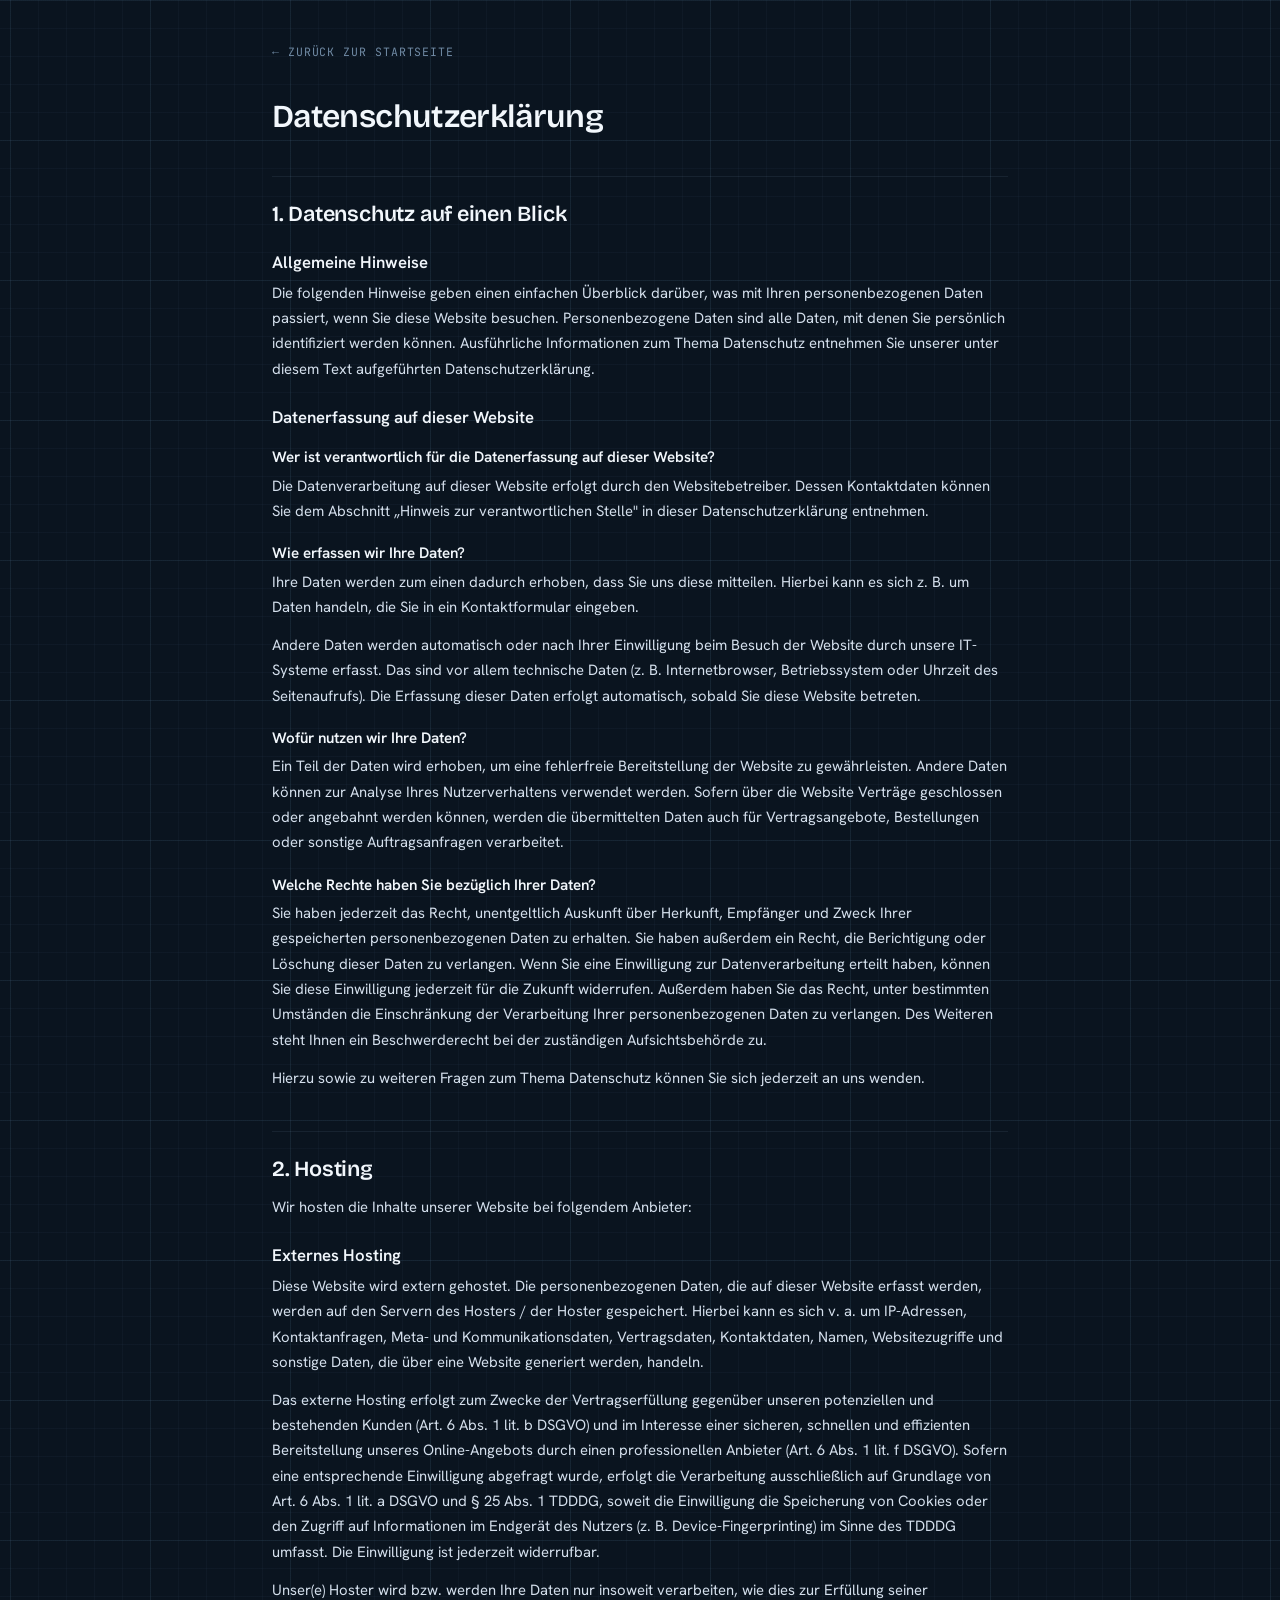
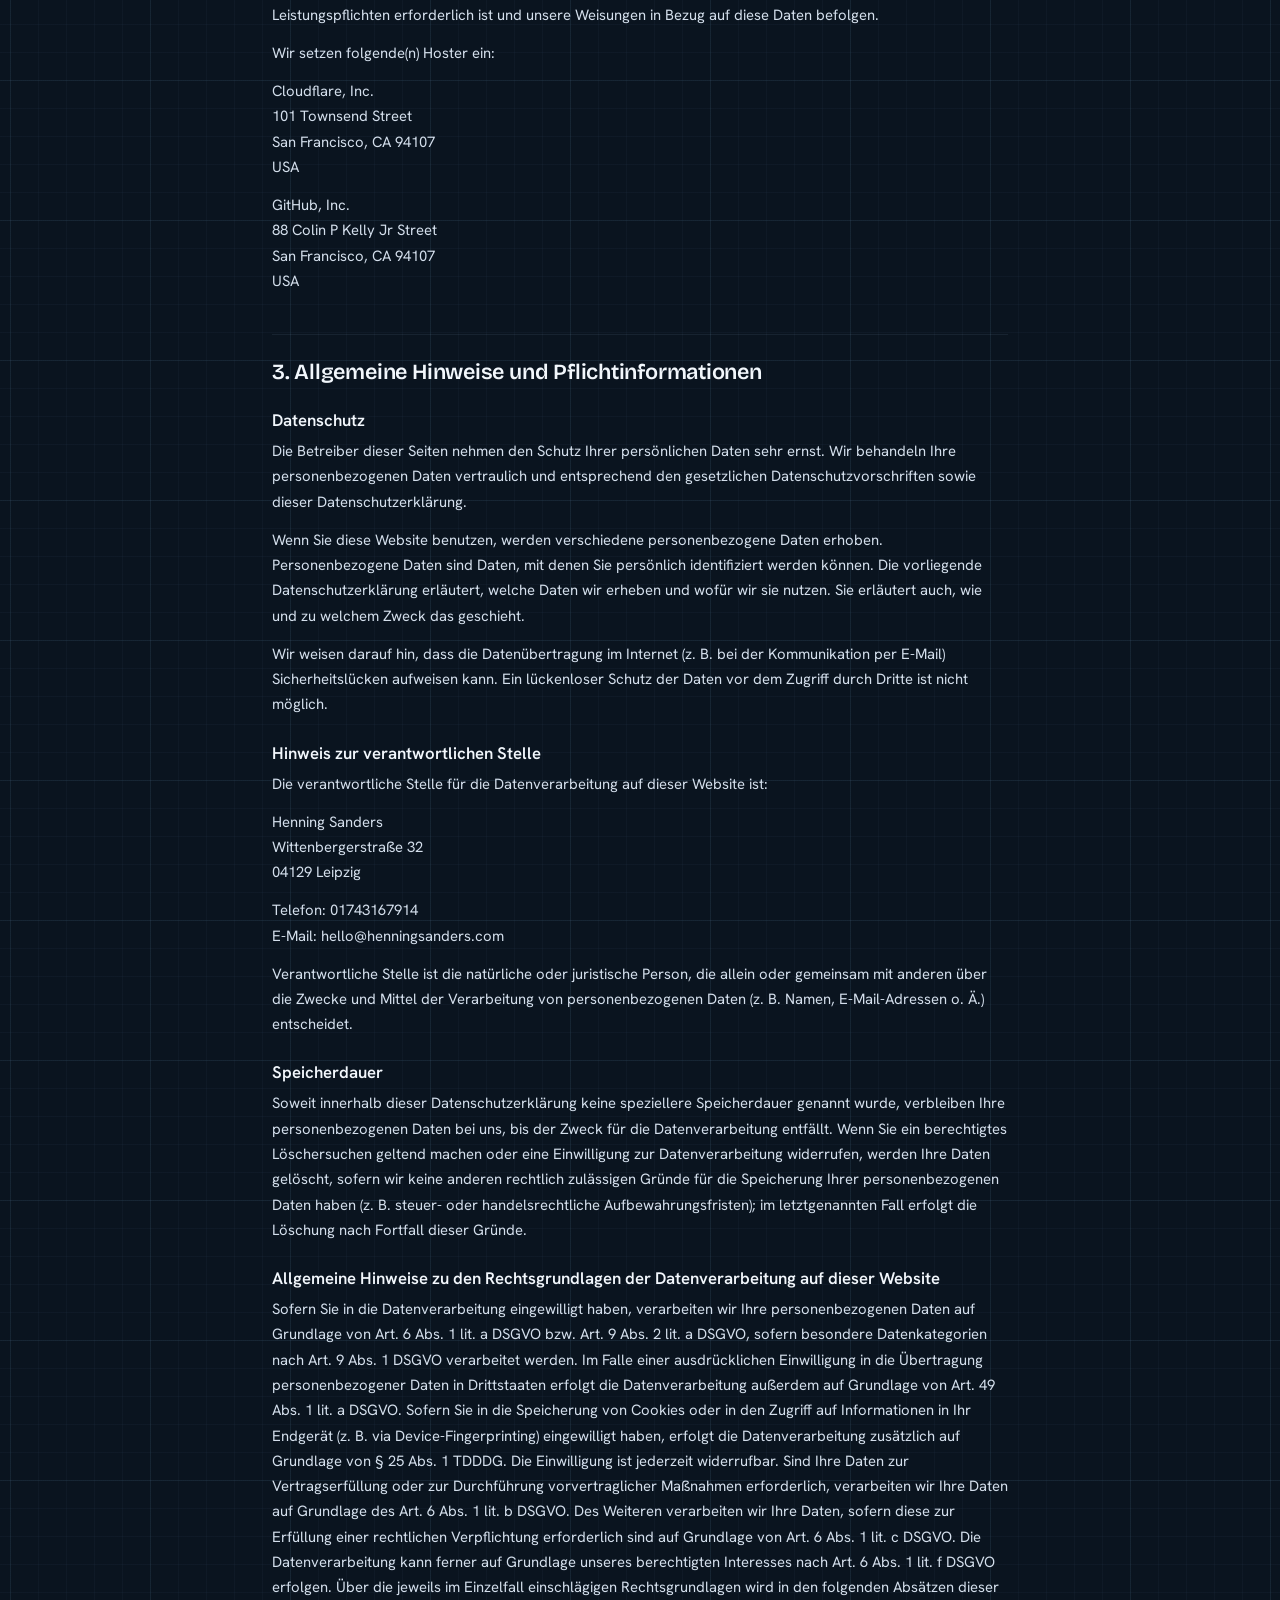
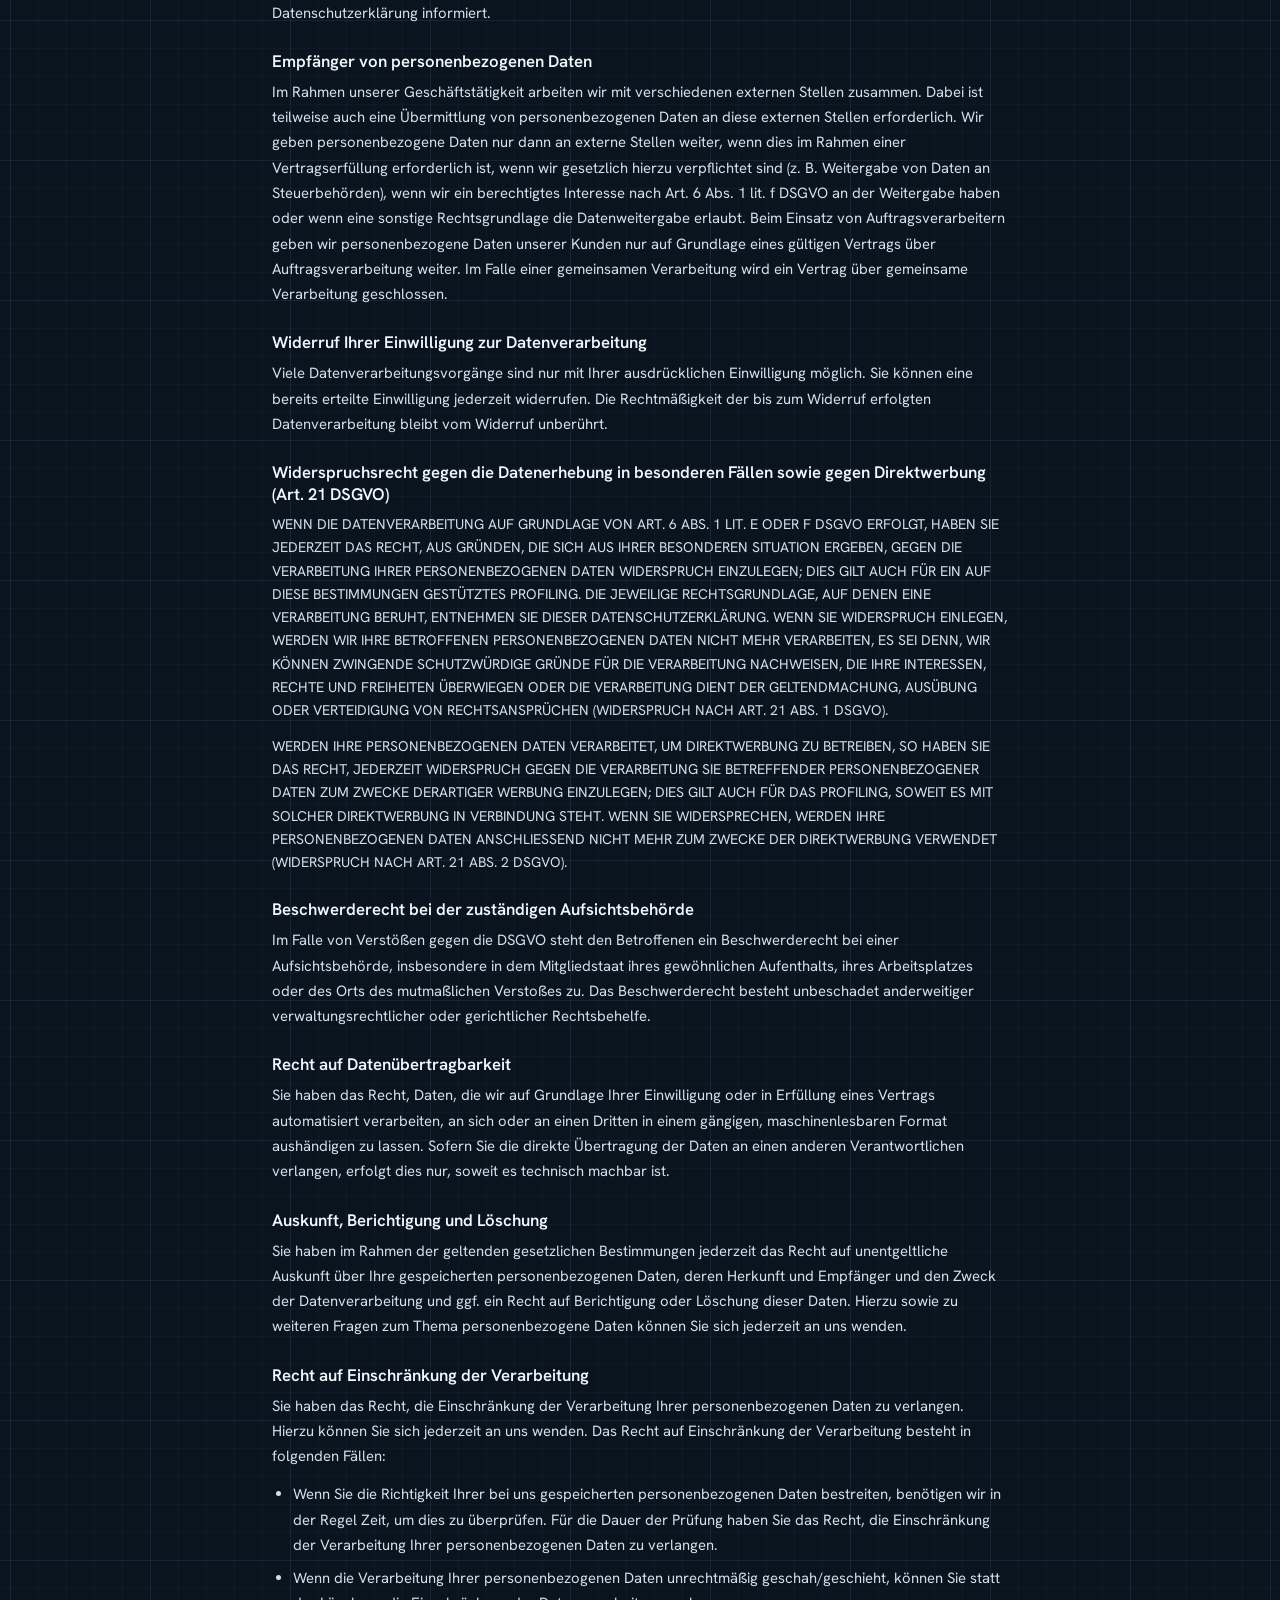
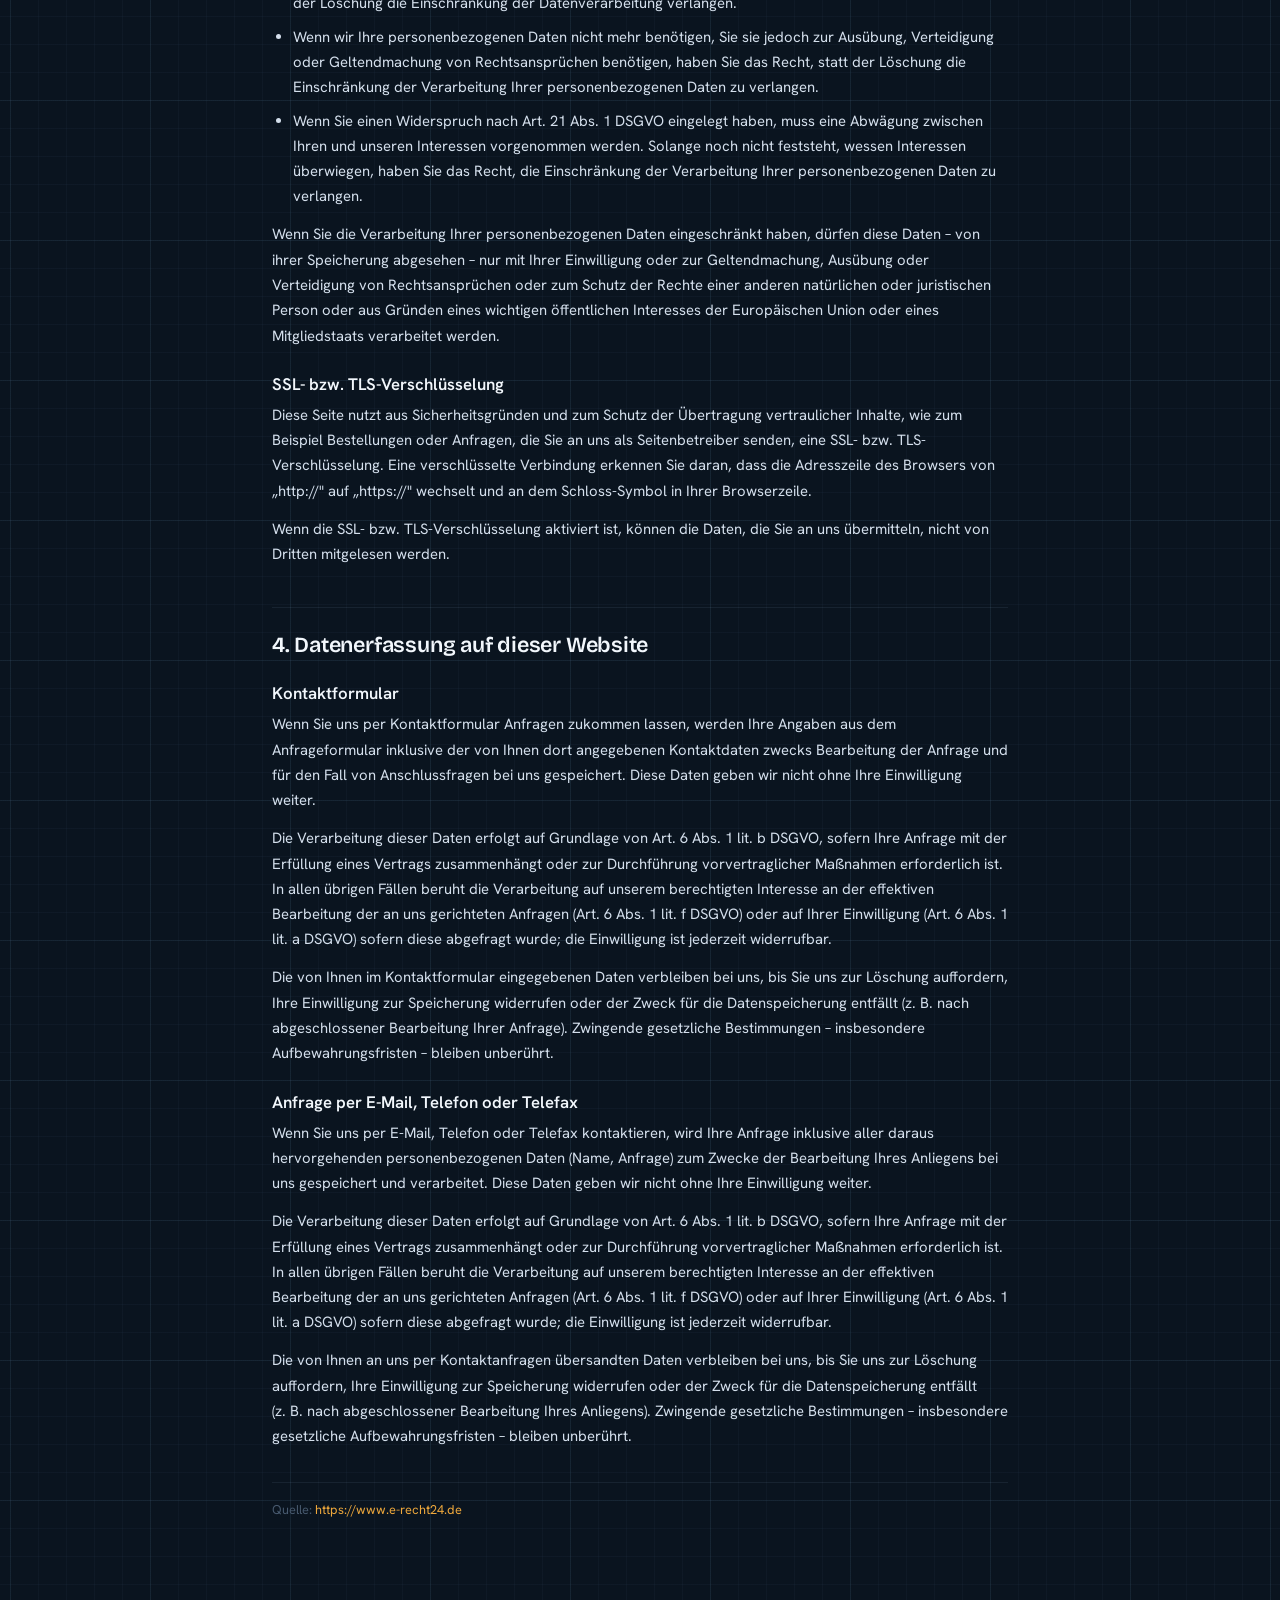
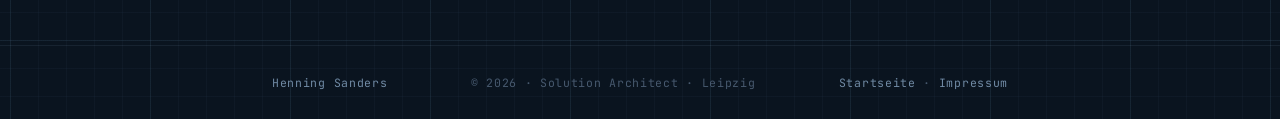
<file: datenschutz.html>
<!DOCTYPE html>
<html lang="de">
<head>
<meta charset="utf-8">
<meta name="viewport" content="width=device-width, initial-scale=1">
<title>Datenschutzerklärung — Henning Sanders</title>
<meta name="robots" content="noindex">
<style>
@font-face{font-family:'Bricolage Grotesque';font-style:normal;font-weight:600;font-display:swap;src:url(fonts/bricolage-grotesque-600.woff2) format('woff2')}
@font-face{font-family:'Hanken Grotesk';font-style:normal;font-weight:400;font-display:swap;src:url(fonts/hanken-grotesk-400.woff2) format('woff2')}
@font-face{font-family:'Hanken Grotesk';font-style:normal;font-weight:600;font-display:swap;src:url(fonts/hanken-grotesk-600.woff2) format('woff2')}
@font-face{font-family:'JetBrains Mono';font-style:normal;font-weight:400;font-display:swap;src:url(fonts/jetbrains-mono-400.woff2) format('woff2')}
</style>
<style>
:root{
  --bg:#0a141f;--bg-2:#0c1825;--panel:#0f1e2e;
  --line:rgba(150,188,220,.17);--line-soft:rgba(150,188,220,.09);
  --grid-fine:rgba(126,170,212,.04);--grid-major:rgba(126,170,212,.075);
  --ink:#d4dfec;--ink-bright:#f2f7fc;--ink-mute:#708aa4;--ink-faint:#47596e;
  --accent:#eea83c;
  --sans:'Hanken Grotesk',-apple-system,sans-serif;
  --display:'Bricolage Grotesque',sans-serif;
  --mono:'JetBrains Mono',ui-monospace,monospace;
  --maxw:800px;
}
*{margin:0;padding:0;box-sizing:border-box}
html{scroll-behavior:smooth}
body{
  font-family:var(--sans);color:var(--ink);background-color:var(--bg);
  background-image:
    linear-gradient(var(--grid-fine) 1px,transparent 1px),
    linear-gradient(90deg,var(--grid-fine) 1px,transparent 1px),
    linear-gradient(var(--grid-major) 1px,transparent 1px),
    linear-gradient(90deg,var(--grid-major) 1px,transparent 1px);
  background-size:28px 28px,28px 28px,140px 140px,140px 140px;
  background-position:center top;
  -webkit-font-smoothing:antialiased;
}
a{color:var(--accent);text-decoration:none}
a:hover{text-decoration:underline}
.wrap{max-width:var(--maxw);margin:0 auto;padding:2.5rem 2rem 4rem}
.back{
  display:inline-flex;align-items:center;gap:.4rem;
  font-family:var(--mono);font-size:.72rem;letter-spacing:.08em;text-transform:uppercase;
  color:var(--ink-mute);margin-bottom:2.5rem;
}
.back:hover{color:var(--accent);text-decoration:none}
h1{
  font-family:var(--display);font-size:2rem;font-weight:600;
  color:var(--ink-bright);letter-spacing:-.02em;margin-bottom:2rem;line-height:1.15;
}
h2{
  font-family:var(--display);font-size:1.35rem;font-weight:600;
  color:var(--ink-bright);letter-spacing:-.01em;
  margin-top:2.5rem;margin-bottom:.8rem;padding-top:1.5rem;
  border-top:1px solid var(--line-soft);
}
h3{
  font-family:var(--sans);font-size:1.05rem;font-weight:600;
  color:var(--ink-bright);margin-top:1.5rem;margin-bottom:.5rem;
}
h4{
  font-family:var(--sans);font-size:.95rem;font-weight:600;
  color:var(--ink-bright);margin-top:1.2rem;margin-bottom:.4rem;
}
p,ul{font-size:.93rem;line-height:1.7;margin-bottom:.8rem;color:var(--ink)}
ul{padding-left:1.3rem}
li{margin-bottom:.5rem}
.address{font-style:normal;margin:.6rem 0 .8rem;line-height:1.7;font-size:.93rem}
.caps{text-transform:uppercase;font-size:.88rem;line-height:1.65}
.source{margin-top:2rem;padding-top:1rem;border-top:1px solid var(--line-soft);font-size:.8rem;color:var(--ink-faint)}
footer{border-top:1px solid var(--line-soft);margin-top:3rem}
.foot-inner{
  max-width:var(--maxw);margin:0 auto;padding:1.8rem 2rem;
  display:flex;justify-content:space-between;align-items:center;
  font-family:var(--mono);font-size:.72rem;letter-spacing:.06em;color:var(--ink-faint);
}
.foot-name{color:var(--ink-mute)}
@media(max-width:520px){
  .foot-inner{flex-direction:column;gap:.6rem;text-align:center}
  h1{font-size:1.6rem}
}
</style>
</head>
<body>
<div class="wrap">

<a href="index.html" class="back">← Zurück zur Startseite</a>

<h1>Datenschutz­erklärung</h1>

<h2>1. Datenschutz auf einen Blick</h2>

<h3>Allgemeine Hinweise</h3>
<p>Die folgenden Hinweise geben einen einfachen Überblick darüber, was mit Ihren personenbezogenen Daten passiert, wenn Sie diese Website besuchen. Personenbezogene Daten sind alle Daten, mit denen Sie persönlich identifiziert werden können. Ausführliche Informationen zum Thema Datenschutz entnehmen Sie unserer unter diesem Text aufgeführten Datenschutzerklärung.</p>

<h3>Datenerfassung auf dieser Website</h3>

<h4>Wer ist verantwortlich für die Datenerfassung auf dieser Website?</h4>
<p>Die Datenverarbeitung auf dieser Website erfolgt durch den Websitebetreiber. Dessen Kontaktdaten können Sie dem Abschnitt „Hinweis zur verantwortlichen Stelle" in dieser Datenschutzerklärung entnehmen.</p>

<h4>Wie erfassen wir Ihre Daten?</h4>
<p>Ihre Daten werden zum einen dadurch erhoben, dass Sie uns diese mitteilen. Hierbei kann es sich z.&nbsp;B. um Daten handeln, die Sie in ein Kontaktformular eingeben.</p>
<p>Andere Daten werden automatisch oder nach Ihrer Einwilligung beim Besuch der Website durch unsere IT-Systeme erfasst. Das sind vor allem technische Daten (z.&nbsp;B. Internetbrowser, Betriebssystem oder Uhrzeit des Seitenaufrufs). Die Erfassung dieser Daten erfolgt automatisch, sobald Sie diese Website betreten.</p>

<h4>Wofür nutzen wir Ihre Daten?</h4>
<p>Ein Teil der Daten wird erhoben, um eine fehlerfreie Bereitstellung der Website zu gewährleisten. Andere Daten können zur Analyse Ihres Nutzerverhaltens verwendet werden. Sofern über die Website Verträge geschlossen oder angebahnt werden können, werden die übermittelten Daten auch für Vertragsangebote, Bestellungen oder sonstige Auftragsanfragen verarbeitet.</p>

<h4>Welche Rechte haben Sie bezüglich Ihrer Daten?</h4>
<p>Sie haben jederzeit das Recht, unentgeltlich Auskunft über Herkunft, Empfänger und Zweck Ihrer gespeicherten personenbezogenen Daten zu erhalten. Sie haben außerdem ein Recht, die Berichtigung oder Löschung dieser Daten zu verlangen. Wenn Sie eine Einwilligung zur Datenverarbeitung erteilt haben, können Sie diese Einwilligung jederzeit für die Zukunft widerrufen. Außerdem haben Sie das Recht, unter bestimmten Umständen die Einschränkung der Verarbeitung Ihrer personenbezogenen Daten zu verlangen. Des Weiteren steht Ihnen ein Beschwerderecht bei der zuständigen Aufsichtsbehörde zu.</p>
<p>Hierzu sowie zu weiteren Fragen zum Thema Datenschutz können Sie sich jederzeit an uns wenden.</p>

<h2>2. Hosting</h2>
<p>Wir hosten die Inhalte unserer Website bei folgendem Anbieter:</p>

<h3>Externes Hosting</h3>
<p>Diese Website wird extern gehostet. Die personenbezogenen Daten, die auf dieser Website erfasst werden, werden auf den Servern des Hosters / der Hoster gespeichert. Hierbei kann es sich v.&nbsp;a. um IP-Adressen, Kontaktanfragen, Meta- und Kommunikationsdaten, Vertragsdaten, Kontaktdaten, Namen, Websitezugriffe und sonstige Daten, die über eine Website generiert werden, handeln.</p>
<p>Das externe Hosting erfolgt zum Zwecke der Vertragserfüllung gegenüber unseren potenziellen und bestehenden Kunden (Art. 6 Abs. 1 lit. b DSGVO) und im Interesse einer sicheren, schnellen und effizienten Bereitstellung unseres Online-Angebots durch einen professionellen Anbieter (Art. 6 Abs. 1 lit. f DSGVO). Sofern eine entsprechende Einwilligung abgefragt wurde, erfolgt die Verarbeitung ausschließlich auf Grundlage von Art. 6 Abs. 1 lit. a DSGVO und § 25 Abs. 1 TDDDG, soweit die Einwilligung die Speicherung von Cookies oder den Zugriff auf Informationen im Endgerät des Nutzers (z.&nbsp;B. Device-Fingerprinting) im Sinne des TDDDG umfasst. Die Einwilligung ist jederzeit widerrufbar.</p>
<p>Unser(e) Hoster wird bzw. werden Ihre Daten nur insoweit verarbeiten, wie dies zur Erfüllung seiner Leistungspflichten erforderlich ist und unsere Weisungen in Bezug auf diese Daten befolgen.</p>
<p>Wir setzen folgende(n) Hoster ein:</p>
<div class="address">
Cloudflare, Inc.<br>
101 Townsend Street<br>
San Francisco, CA 94107<br>
USA
</div>
<div class="address">
GitHub, Inc.<br>
88 Colin P Kelly Jr Street<br>
San Francisco, CA 94107<br>
USA
</div>

<h2>3. Allgemeine Hinweise und Pflichtinformationen</h2>

<h3>Datenschutz</h3>
<p>Die Betreiber dieser Seiten nehmen den Schutz Ihrer persönlichen Daten sehr ernst. Wir behandeln Ihre personenbezogenen Daten vertraulich und entsprechend den gesetzlichen Datenschutzvorschriften sowie dieser Datenschutzerklärung.</p>
<p>Wenn Sie diese Website benutzen, werden verschiedene personenbezogene Daten erhoben. Personenbezogene Daten sind Daten, mit denen Sie persönlich identifiziert werden können. Die vorliegende Datenschutzerklärung erläutert, welche Daten wir erheben und wofür wir sie nutzen. Sie erläutert auch, wie und zu welchem Zweck das geschieht.</p>
<p>Wir weisen darauf hin, dass die Datenübertragung im Internet (z.&nbsp;B. bei der Kommunikation per E-Mail) Sicherheitslücken aufweisen kann. Ein lückenloser Schutz der Daten vor dem Zugriff durch Dritte ist nicht möglich.</p>

<h3>Hinweis zur verantwortlichen Stelle</h3>
<p>Die verantwortliche Stelle für die Datenverarbeitung auf dieser Website ist:</p>
<div class="address">
Henning Sanders<br>
Wittenbergerstraße 32<br>
04129 Leipzig
</div>
<div class="address">
Telefon: 01743167914<br>
E-Mail: hello@henningsanders.com
</div>
<p>Verantwortliche Stelle ist die natürliche oder juristische Person, die allein oder gemeinsam mit anderen über die Zwecke und Mittel der Verarbeitung von personenbezogenen Daten (z.&nbsp;B. Namen, E-Mail-Adressen o.&nbsp;Ä.) entscheidet.</p>

<h3>Speicherdauer</h3>
<p>Soweit innerhalb dieser Datenschutzerklärung keine speziellere Speicherdauer genannt wurde, verbleiben Ihre personenbezogenen Daten bei uns, bis der Zweck für die Datenverarbeitung entfällt. Wenn Sie ein berechtigtes Löschersuchen geltend machen oder eine Einwilligung zur Datenverarbeitung widerrufen, werden Ihre Daten gelöscht, sofern wir keine anderen rechtlich zulässigen Gründe für die Speicherung Ihrer personenbezogenen Daten haben (z.&nbsp;B. steuer- oder handelsrechtliche Aufbewahrungsfristen); im letztgenannten Fall erfolgt die Löschung nach Fortfall dieser Gründe.</p>

<h3>Allgemeine Hinweise zu den Rechtsgrundlagen der Datenverarbeitung auf dieser Website</h3>
<p>Sofern Sie in die Datenverarbeitung eingewilligt haben, verarbeiten wir Ihre personenbezogenen Daten auf Grundlage von Art. 6 Abs. 1 lit. a DSGVO bzw. Art. 9 Abs. 2 lit. a DSGVO, sofern besondere Datenkategorien nach Art. 9 Abs. 1 DSGVO verarbeitet werden. Im Falle einer ausdrücklichen Einwilligung in die Übertragung personenbezogener Daten in Drittstaaten erfolgt die Datenverarbeitung außerdem auf Grundlage von Art. 49 Abs. 1 lit. a DSGVO. Sofern Sie in die Speicherung von Cookies oder in den Zugriff auf Informationen in Ihr Endgerät (z.&nbsp;B. via Device-Fingerprinting) eingewilligt haben, erfolgt die Datenverarbeitung zusätzlich auf Grundlage von § 25 Abs. 1 TDDDG. Die Einwilligung ist jederzeit widerrufbar. Sind Ihre Daten zur Vertragserfüllung oder zur Durchführung vorvertraglicher Maßnahmen erforderlich, verarbeiten wir Ihre Daten auf Grundlage des Art. 6 Abs. 1 lit. b DSGVO. Des Weiteren verarbeiten wir Ihre Daten, sofern diese zur Erfüllung einer rechtlichen Verpflichtung erforderlich sind auf Grundlage von Art. 6 Abs. 1 lit. c DSGVO. Die Datenverarbeitung kann ferner auf Grundlage unseres berechtigten Interesses nach Art. 6 Abs. 1 lit. f DSGVO erfolgen. Über die jeweils im Einzelfall einschlägigen Rechtsgrundlagen wird in den folgenden Absätzen dieser Datenschutzerklärung informiert.</p>

<h3>Empfänger von personenbezogenen Daten</h3>
<p>Im Rahmen unserer Geschäftstätigkeit arbeiten wir mit verschiedenen externen Stellen zusammen. Dabei ist teilweise auch eine Übermittlung von personenbezogenen Daten an diese externen Stellen erforderlich. Wir geben personenbezogene Daten nur dann an externe Stellen weiter, wenn dies im Rahmen einer Vertragserfüllung erforderlich ist, wenn wir gesetzlich hierzu verpflichtet sind (z.&nbsp;B. Weitergabe von Daten an Steuerbehörden), wenn wir ein berechtigtes Interesse nach Art. 6 Abs. 1 lit. f DSGVO an der Weitergabe haben oder wenn eine sonstige Rechtsgrundlage die Datenweitergabe erlaubt. Beim Einsatz von Auftragsverarbeitern geben wir personenbezogene Daten unserer Kunden nur auf Grundlage eines gültigen Vertrags über Auftragsverarbeitung weiter. Im Falle einer gemeinsamen Verarbeitung wird ein Vertrag über gemeinsame Verarbeitung geschlossen.</p>

<h3>Widerruf Ihrer Einwilligung zur Datenverarbeitung</h3>
<p>Viele Datenverarbeitungsvorgänge sind nur mit Ihrer ausdrücklichen Einwilligung möglich. Sie können eine bereits erteilte Einwilligung jederzeit widerrufen. Die Rechtmäßigkeit der bis zum Widerruf erfolgten Datenverarbeitung bleibt vom Widerruf unberührt.</p>

<h3>Widerspruchsrecht gegen die Datenerhebung in besonderen Fällen sowie gegen Direktwerbung (Art. 21 DSGVO)</h3>
<p class="caps">Wenn die Datenverarbeitung auf Grundlage von Art. 6 Abs. 1 lit. e oder f DSGVO erfolgt, haben Sie jederzeit das Recht, aus Gründen, die sich aus Ihrer besonderen Situation ergeben, gegen die Verarbeitung Ihrer personenbezogenen Daten Widerspruch einzulegen; dies gilt auch für ein auf diese Bestimmungen gestütztes Profiling. Die jeweilige Rechtsgrundlage, auf denen eine Verarbeitung beruht, entnehmen Sie dieser Datenschutzerklärung. Wenn Sie Widerspruch einlegen, werden wir Ihre betroffenen personenbezogenen Daten nicht mehr verarbeiten, es sei denn, wir können zwingende schutzwürdige Gründe für die Verarbeitung nachweisen, die Ihre Interessen, Rechte und Freiheiten überwiegen oder die Verarbeitung dient der Geltendmachung, Ausübung oder Verteidigung von Rechtsansprüchen (Widerspruch nach Art. 21 Abs. 1 DSGVO).</p>
<p class="caps">Werden Ihre personenbezogenen Daten verarbeitet, um Direktwerbung zu betreiben, so haben Sie das Recht, jederzeit Widerspruch gegen die Verarbeitung Sie betreffender personenbezogener Daten zum Zwecke derartiger Werbung einzulegen; dies gilt auch für das Profiling, soweit es mit solcher Direktwerbung in Verbindung steht. Wenn Sie widersprechen, werden Ihre personenbezogenen Daten anschließend nicht mehr zum Zwecke der Direktwerbung verwendet (Widerspruch nach Art. 21 Abs. 2 DSGVO).</p>

<h3>Beschwerderecht bei der zuständigen Aufsichtsbehörde</h3>
<p>Im Falle von Verstößen gegen die DSGVO steht den Betroffenen ein Beschwerderecht bei einer Aufsichtsbehörde, insbesondere in dem Mitgliedstaat ihres gewöhnlichen Aufenthalts, ihres Arbeitsplatzes oder des Orts des mutmaßlichen Verstoßes zu. Das Beschwerderecht besteht unbeschadet anderweitiger verwaltungsrechtlicher oder gerichtlicher Rechtsbehelfe.</p>

<h3>Recht auf Datenübertragbarkeit</h3>
<p>Sie haben das Recht, Daten, die wir auf Grundlage Ihrer Einwilligung oder in Erfüllung eines Vertrags automatisiert verarbeiten, an sich oder an einen Dritten in einem gängigen, maschinenlesbaren Format aushändigen zu lassen. Sofern Sie die direkte Übertragung der Daten an einen anderen Verantwortlichen verlangen, erfolgt dies nur, soweit es technisch machbar ist.</p>

<h3>Auskunft, Berichtigung und Löschung</h3>
<p>Sie haben im Rahmen der geltenden gesetzlichen Bestimmungen jederzeit das Recht auf unentgeltliche Auskunft über Ihre gespeicherten personenbezogenen Daten, deren Herkunft und Empfänger und den Zweck der Datenverarbeitung und ggf. ein Recht auf Berichtigung oder Löschung dieser Daten. Hierzu sowie zu weiteren Fragen zum Thema personenbezogene Daten können Sie sich jederzeit an uns wenden.</p>

<h3>Recht auf Einschränkung der Verarbeitung</h3>
<p>Sie haben das Recht, die Einschränkung der Verarbeitung Ihrer personenbezogenen Daten zu verlangen. Hierzu können Sie sich jederzeit an uns wenden. Das Recht auf Einschränkung der Verarbeitung besteht in folgenden Fällen:</p>
<ul>
<li>Wenn Sie die Richtigkeit Ihrer bei uns gespeicherten personenbezogenen Daten bestreiten, benötigen wir in der Regel Zeit, um dies zu überprüfen. Für die Dauer der Prüfung haben Sie das Recht, die Einschränkung der Verarbeitung Ihrer personenbezogenen Daten zu verlangen.</li>
<li>Wenn die Verarbeitung Ihrer personenbezogenen Daten unrechtmäßig geschah/geschieht, können Sie statt der Löschung die Einschränkung der Datenverarbeitung verlangen.</li>
<li>Wenn wir Ihre personenbezogenen Daten nicht mehr benötigen, Sie sie jedoch zur Ausübung, Verteidigung oder Geltendmachung von Rechtsansprüchen benötigen, haben Sie das Recht, statt der Löschung die Einschränkung der Verarbeitung Ihrer personenbezogenen Daten zu verlangen.</li>
<li>Wenn Sie einen Widerspruch nach Art. 21 Abs. 1 DSGVO eingelegt haben, muss eine Abwägung zwischen Ihren und unseren Interessen vorgenommen werden. Solange noch nicht feststeht, wessen Interessen überwiegen, haben Sie das Recht, die Einschränkung der Verarbeitung Ihrer personenbezogenen Daten zu verlangen.</li>
</ul>
<p>Wenn Sie die Verarbeitung Ihrer personenbezogenen Daten eingeschränkt haben, dürfen diese Daten – von ihrer Speicherung abgesehen – nur mit Ihrer Einwilligung oder zur Geltendmachung, Ausübung oder Verteidigung von Rechtsansprüchen oder zum Schutz der Rechte einer anderen natürlichen oder juristischen Person oder aus Gründen eines wichtigen öffentlichen Interesses der Europäischen Union oder eines Mitgliedstaats verarbeitet werden.</p>

<h3>SSL- bzw. TLS-Verschlüsselung</h3>
<p>Diese Seite nutzt aus Sicherheitsgründen und zum Schutz der Übertragung vertraulicher Inhalte, wie zum Beispiel Bestellungen oder Anfragen, die Sie an uns als Seitenbetreiber senden, eine SSL- bzw. TLS-Verschlüsselung. Eine verschlüsselte Verbindung erkennen Sie daran, dass die Adresszeile des Browsers von „http://" auf „https://" wechselt und an dem Schloss-Symbol in Ihrer Browserzeile.</p>
<p>Wenn die SSL- bzw. TLS-Verschlüsselung aktiviert ist, können die Daten, die Sie an uns übermitteln, nicht von Dritten mitgelesen werden.</p>

<h2>4. Datenerfassung auf dieser Website</h2>

<h3>Kontaktformular</h3>
<p>Wenn Sie uns per Kontaktformular Anfragen zukommen lassen, werden Ihre Angaben aus dem Anfrageformular inklusive der von Ihnen dort angegebenen Kontaktdaten zwecks Bearbeitung der Anfrage und für den Fall von Anschlussfragen bei uns gespeichert. Diese Daten geben wir nicht ohne Ihre Einwilligung weiter.</p>
<p>Die Verarbeitung dieser Daten erfolgt auf Grundlage von Art. 6 Abs. 1 lit. b DSGVO, sofern Ihre Anfrage mit der Erfüllung eines Vertrags zusammenhängt oder zur Durchführung vorvertraglicher Maßnahmen erforderlich ist. In allen übrigen Fällen beruht die Verarbeitung auf unserem berechtigten Interesse an der effektiven Bearbeitung der an uns gerichteten Anfragen (Art. 6 Abs. 1 lit. f DSGVO) oder auf Ihrer Einwilligung (Art. 6 Abs. 1 lit. a DSGVO) sofern diese abgefragt wurde; die Einwilligung ist jederzeit widerrufbar.</p>
<p>Die von Ihnen im Kontaktformular eingegebenen Daten verbleiben bei uns, bis Sie uns zur Löschung auffordern, Ihre Einwilligung zur Speicherung widerrufen oder der Zweck für die Datenspeicherung entfällt (z.&nbsp;B. nach abgeschlossener Bearbeitung Ihrer Anfrage). Zwingende gesetzliche Bestimmungen – insbesondere Aufbewahrungsfristen – bleiben unberührt.</p>

<h3>Anfrage per E-Mail, Telefon oder Telefax</h3>
<p>Wenn Sie uns per E-Mail, Telefon oder Telefax kontaktieren, wird Ihre Anfrage inklusive aller daraus hervorgehenden personenbezogenen Daten (Name, Anfrage) zum Zwecke der Bearbeitung Ihres Anliegens bei uns gespeichert und verarbeitet. Diese Daten geben wir nicht ohne Ihre Einwilligung weiter.</p>
<p>Die Verarbeitung dieser Daten erfolgt auf Grundlage von Art. 6 Abs. 1 lit. b DSGVO, sofern Ihre Anfrage mit der Erfüllung eines Vertrags zusammenhängt oder zur Durchführung vorvertraglicher Maßnahmen erforderlich ist. In allen übrigen Fällen beruht die Verarbeitung auf unserem berechtigten Interesse an der effektiven Bearbeitung der an uns gerichteten Anfragen (Art. 6 Abs. 1 lit. f DSGVO) oder auf Ihrer Einwilligung (Art. 6 Abs. 1 lit. a DSGVO) sofern diese abgefragt wurde; die Einwilligung ist jederzeit widerrufbar.</p>
<p>Die von Ihnen an uns per Kontaktanfragen übersandten Daten verbleiben bei uns, bis Sie uns zur Löschung auffordern, Ihre Einwilligung zur Speicherung widerrufen oder der Zweck für die Datenspeicherung entfällt (z.&nbsp;B. nach abgeschlossener Bearbeitung Ihres Anliegens). Zwingende gesetzliche Bestimmungen – insbesondere gesetzliche Aufbewahrungsfristen – bleiben unberührt.</p>

<p class="source">Quelle: <a href="https://www.e-recht24.de">https://www.e-recht24.de</a></p>

</div>

<footer>
  <div class="foot-inner">
    <span class="foot-name">Henning Sanders</span>
    <span>© 2026 · Solution Architect · Leipzig</span>
    <span><a href="index.html" style="color:var(--ink-mute);text-decoration:none">Startseite</a> · <a href="impressum.html" style="color:var(--ink-mute);text-decoration:none">Impressum</a></span>
  </div>
</footer>
</body>
</html>
</file>
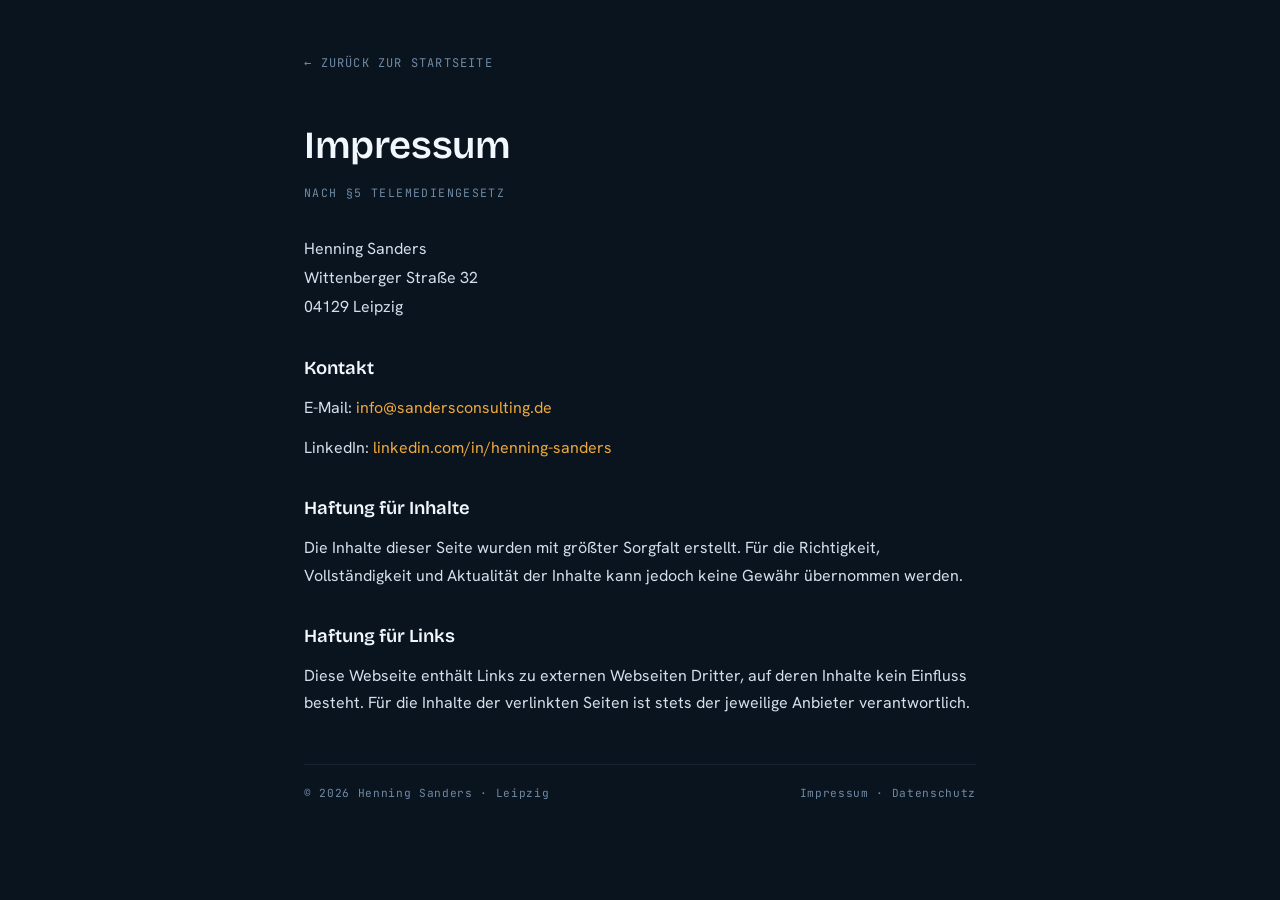
<file: impressum (1).html>
<!DOCTYPE html>
<html lang="de">
<head>
<meta charset="UTF-8">
<meta name="viewport" content="width=device-width, initial-scale=1.0">
<title>Impressum — Henning Sanders</title>
<style>
@font-face{font-family:'Bricolage Grotesque';font-style:normal;font-weight:400;font-display:swap;src:url(fonts/bricolage-grotesque-400.woff2) format('woff2')}
@font-face{font-family:'Bricolage Grotesque';font-style:normal;font-weight:600;font-display:swap;src:url(fonts/bricolage-grotesque-600.woff2) format('woff2')}
@font-face{font-family:'Hanken Grotesk';font-style:normal;font-weight:400;font-display:swap;src:url(fonts/hanken-grotesk-400.woff2) format('woff2')}
@font-face{font-family:'JetBrains Mono';font-style:normal;font-weight:400;font-display:swap;src:url(fonts/jetbrains-mono-400.woff2) format('woff2')}
@font-face{font-family:'JetBrains Mono';font-style:normal;font-weight:600;font-display:swap;src:url(fonts/jetbrains-mono-600.woff2) format('woff2')}
:root{
  --bg:#0a141f;--bg-2:#0c1825;
  --line:rgba(150,188,220,.17);--line-soft:rgba(150,188,220,.09);
  --ink:#d4dfec;--ink-bright:#f2f7fc;--ink-mute:#708aa4;
  --accent:#eea83c;
  --sans:'Hanken Grotesk',-apple-system,sans-serif;
  --display:'Bricolage Grotesque',sans-serif;
  --mono:'JetBrains Mono',ui-monospace,monospace;
  --maxw:720px;
}
*{margin:0;padding:0;box-sizing:border-box}
body{background:var(--bg);color:var(--ink);font-family:var(--sans);font-size:1rem;line-height:1.7}
a{color:var(--accent);text-decoration:none}
a:hover{text-decoration:underline}
.wrap{max-width:var(--maxw);margin:0 auto;padding:3rem 1.5rem 2rem}
.back{
  display:inline-flex;align-items:center;gap:.4rem;
  font-family:var(--mono);font-size:.75rem;letter-spacing:.1em;text-transform:uppercase;
  color:var(--ink-mute);margin-bottom:2.5rem;
}
.back:hover{color:var(--accent);text-decoration:none}
h1{
  font-family:var(--display);font-size:clamp(1.8rem,4vw,2.4rem);
  font-weight:600;color:var(--ink-bright);margin-bottom:.3rem;letter-spacing:-.01em;
}
.subtitle{font-family:var(--mono);font-size:.72rem;letter-spacing:.12em;color:var(--ink-mute);text-transform:uppercase;margin-bottom:2rem}
h2{font-family:var(--display);font-size:1.15rem;font-weight:600;color:var(--ink-bright);margin:2rem 0 .6rem}
p{margin-bottom:.8rem}
address{font-style:normal;margin-bottom:1.5rem;line-height:1.8}
footer{
  border-top:1px solid var(--line-soft);margin-top:3rem;padding:1.2rem 0;
  font-family:var(--mono);font-size:.7rem;color:var(--ink-mute);letter-spacing:.06em;
  display:flex;justify-content:space-between;flex-wrap:wrap;gap:.5rem;
}
footer a{color:var(--ink-mute)}
footer a:hover{color:var(--accent)}
</style>
</head>
<body>
<div class="wrap">

  <a href="index.html" class="back">← Zurück zur Startseite</a>

  <h1>Impressum</h1>
  <div class="subtitle">nach §5 Telemediengesetz</div>

  <address>
    Henning Sanders<br>
    Wittenberger Straße 32<br>
    04129 Leipzig
  </address>

  <h2>Kontakt</h2>
  <p>E-Mail: <a href="mailto:info@sandersconsulting.de">info@sandersconsulting.de</a></p>
  <p>LinkedIn: <a href="https://www.linkedin.com/in/henning-sanders-522b1a120/" target="_blank" rel="noopener">linkedin.com/in/henning-sanders</a></p>

  <h2>Haftung für Inhalte</h2>
  <p>Die Inhalte dieser Seite wurden mit größter Sorgfalt erstellt. Für die Richtigkeit, Vollständigkeit und Aktualität der Inhalte kann jedoch keine Gewähr übernommen werden.</p>

  <h2>Haftung für Links</h2>
  <p>Diese Webseite enthält Links zu externen Webseiten Dritter, auf deren Inhalte kein Einfluss besteht. Für die Inhalte der verlinkten Seiten ist stets der jeweilige Anbieter verantwortlich.</p>

  <footer>
    <span>© 2026 Henning Sanders · Leipzig</span>
    <span><a href="impressum.html">Impressum</a> · <a href="datenschutz.html">Datenschutz</a></span>
  </footer>

</div>
</body>
</html>
</file>
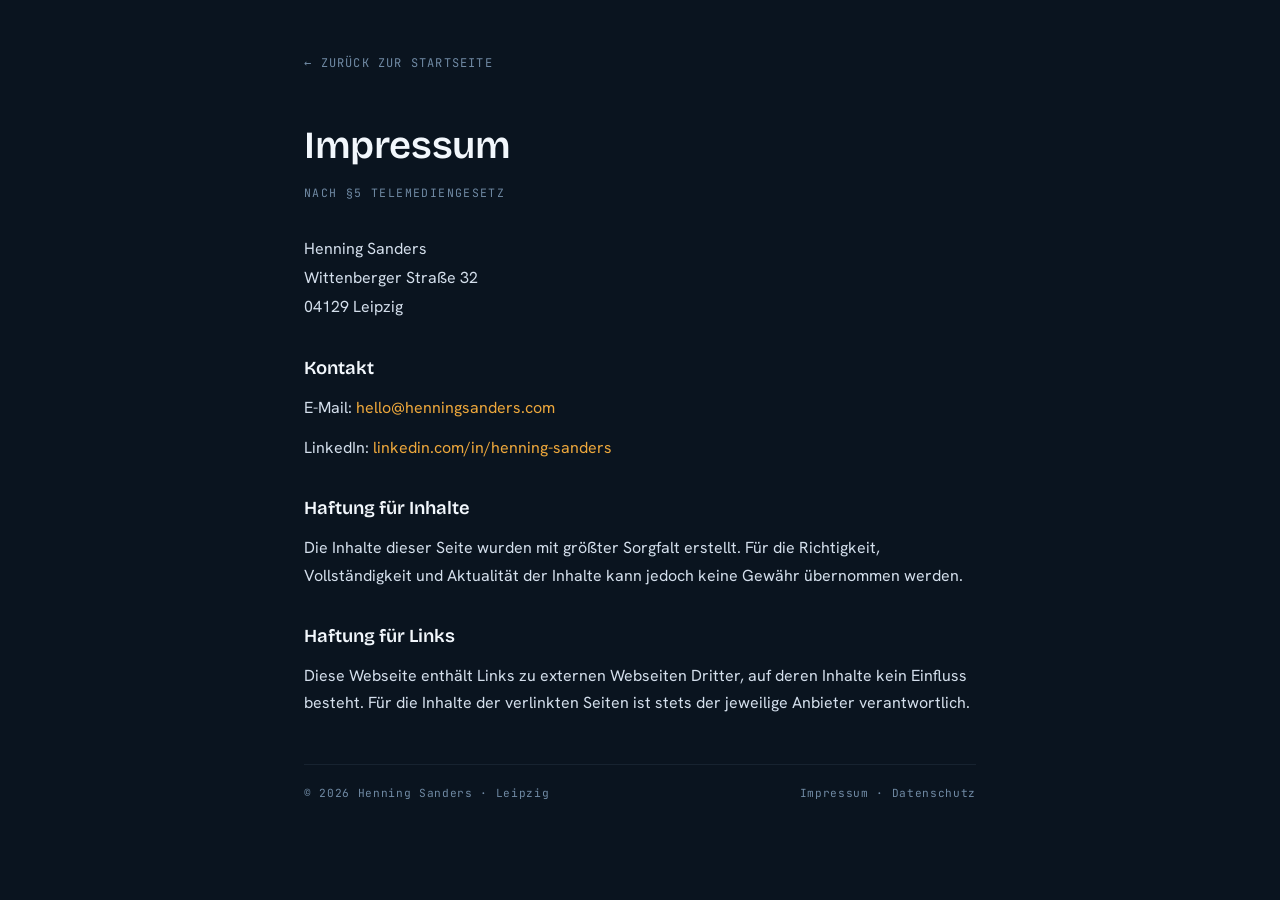
<file: impressum.html>
<!DOCTYPE html>
<html lang="de">
<head>
<meta charset="UTF-8">
<meta name="viewport" content="width=device-width, initial-scale=1.0">
<title>Impressum — Henning Sanders</title>
<style>
@font-face{font-family:'Bricolage Grotesque';font-style:normal;font-weight:400;font-display:swap;src:url(fonts/bricolage-grotesque-400.woff2) format('woff2')}
@font-face{font-family:'Bricolage Grotesque';font-style:normal;font-weight:600;font-display:swap;src:url(fonts/bricolage-grotesque-600.woff2) format('woff2')}
@font-face{font-family:'Hanken Grotesk';font-style:normal;font-weight:400;font-display:swap;src:url(fonts/hanken-grotesk-400.woff2) format('woff2')}
@font-face{font-family:'JetBrains Mono';font-style:normal;font-weight:400;font-display:swap;src:url(fonts/jetbrains-mono-400.woff2) format('woff2')}
@font-face{font-family:'JetBrains Mono';font-style:normal;font-weight:600;font-display:swap;src:url(fonts/jetbrains-mono-600.woff2) format('woff2')}
:root{
  --bg:#0a141f;--bg-2:#0c1825;
  --line:rgba(150,188,220,.17);--line-soft:rgba(150,188,220,.09);
  --ink:#d4dfec;--ink-bright:#f2f7fc;--ink-mute:#708aa4;
  --accent:#eea83c;
  --sans:'Hanken Grotesk',-apple-system,sans-serif;
  --display:'Bricolage Grotesque',sans-serif;
  --mono:'JetBrains Mono',ui-monospace,monospace;
  --maxw:720px;
}
*{margin:0;padding:0;box-sizing:border-box}
body{background:var(--bg);color:var(--ink);font-family:var(--sans);font-size:1rem;line-height:1.7}
a{color:var(--accent);text-decoration:none}
a:hover{text-decoration:underline}
.wrap{max-width:var(--maxw);margin:0 auto;padding:3rem 1.5rem 2rem}
.back{
  display:inline-flex;align-items:center;gap:.4rem;
  font-family:var(--mono);font-size:.75rem;letter-spacing:.1em;text-transform:uppercase;
  color:var(--ink-mute);margin-bottom:2.5rem;
}
.back:hover{color:var(--accent);text-decoration:none}
h1{
  font-family:var(--display);font-size:clamp(1.8rem,4vw,2.4rem);
  font-weight:600;color:var(--ink-bright);margin-bottom:.3rem;letter-spacing:-.01em;
}
.subtitle{font-family:var(--mono);font-size:.72rem;letter-spacing:.12em;color:var(--ink-mute);text-transform:uppercase;margin-bottom:2rem}
h2{font-family:var(--display);font-size:1.15rem;font-weight:600;color:var(--ink-bright);margin:2rem 0 .6rem}
p{margin-bottom:.8rem}
address{font-style:normal;margin-bottom:1.5rem;line-height:1.8}
footer{
  border-top:1px solid var(--line-soft);margin-top:3rem;padding:1.2rem 0;
  font-family:var(--mono);font-size:.7rem;color:var(--ink-mute);letter-spacing:.06em;
  display:flex;justify-content:space-between;flex-wrap:wrap;gap:.5rem;
}
footer a{color:var(--ink-mute)}
footer a:hover{color:var(--accent)}
</style>
</head>
<body>
<div class="wrap">

  <a href="index.html" class="back">← Zurück zur Startseite</a>

  <h1>Impressum</h1>
  <div class="subtitle">nach §5 Telemediengesetz</div>

  <address>
    Henning Sanders<br>
    Wittenberger Straße 32<br>
    04129 Leipzig
  </address>

  <h2>Kontakt</h2>
  <p>E-Mail: <a href="mailto:hello@henningsanders.com">hello@henningsanders.com</a></p>
  <p>LinkedIn: <a href="https://www.linkedin.com/in/henning-sanders-522b1a120/" target="_blank" rel="noopener">linkedin.com/in/henning-sanders</a></p>

  <h2>Haftung für Inhalte</h2>
  <p>Die Inhalte dieser Seite wurden mit größter Sorgfalt erstellt. Für die Richtigkeit, Vollständigkeit und Aktualität der Inhalte kann jedoch keine Gewähr übernommen werden.</p>

  <h2>Haftung für Links</h2>
  <p>Diese Webseite enthält Links zu externen Webseiten Dritter, auf deren Inhalte kein Einfluss besteht. Für die Inhalte der verlinkten Seiten ist stets der jeweilige Anbieter verantwortlich.</p>

  <footer>
    <span>© 2026 Henning Sanders · Leipzig</span>
    <span><a href="impressum.html">Impressum</a> · <a href="datenschutz.html">Datenschutz</a></span>
  </footer>

</div>
</body>
</html>
</file>
